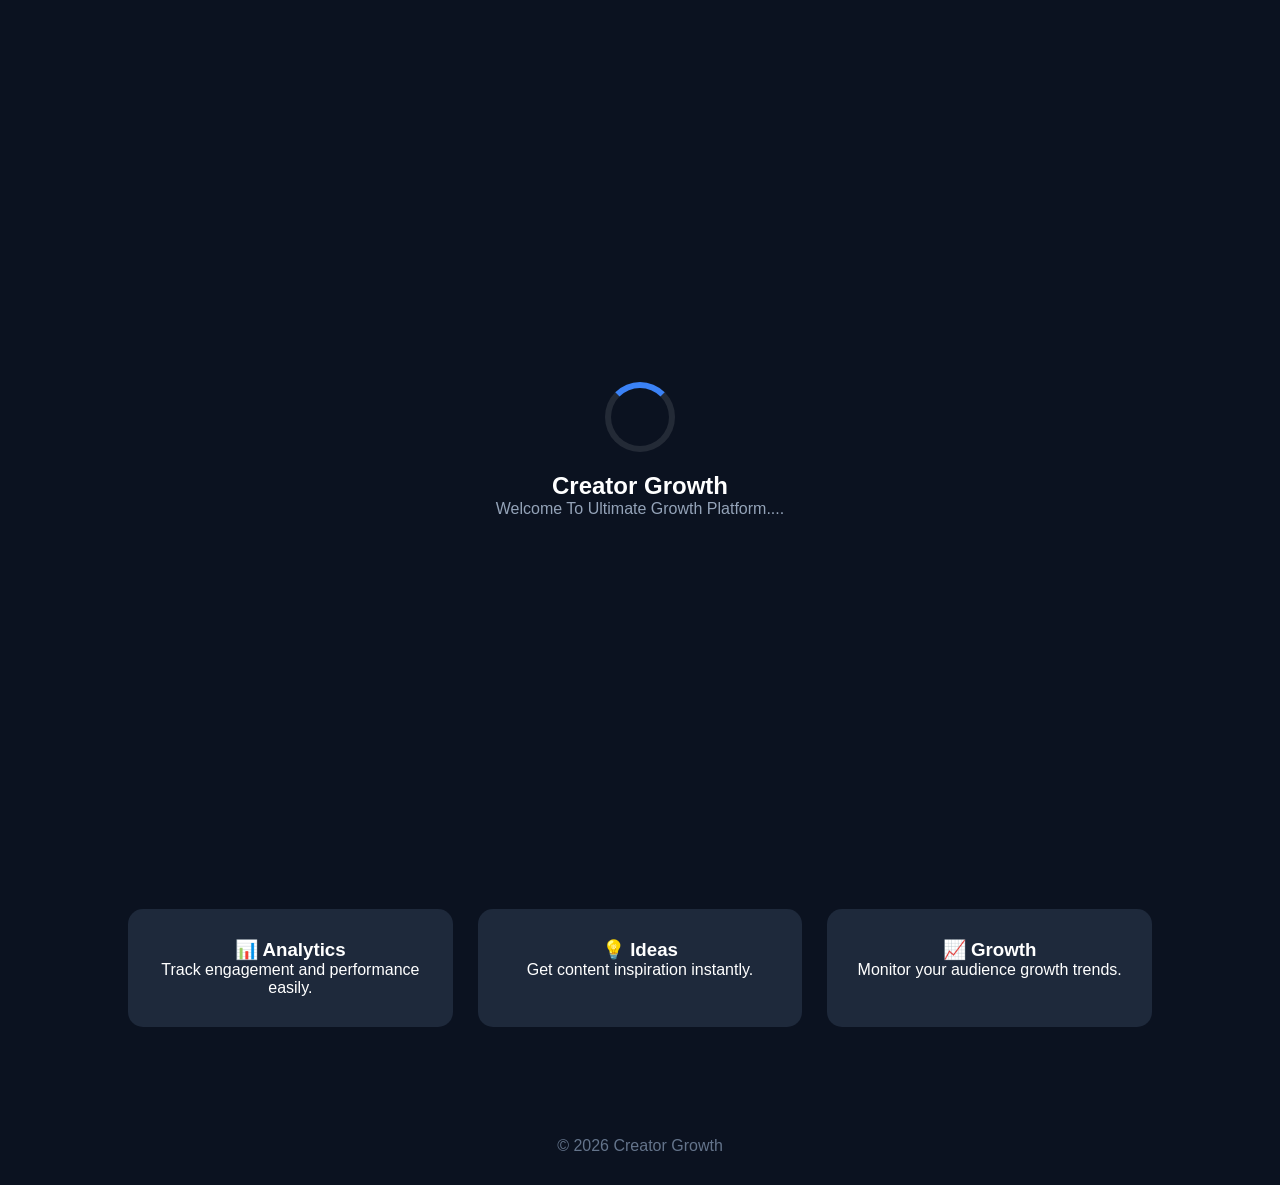
<file: index.html>
<!DOCTYPE html>
<html lang="en">
<head>
  <meta charset="UTF-8">
  <meta name="viewport" content="width=device-width, initial-scale=1.0">

  <link rel="shortcut icon" href="images.png">
  <title>Creator Growth</title>

  <link rel="stylesheet" href="style.css">

  <!-- Font Awesome Icons -->
  <link rel="stylesheet"
  href="https://cdnjs.cloudflare.com/ajax/libs/font-awesome/6.5.0/css/all.min.css">
</head>

<body>

<!-- LOADER -->
<div id="loader">
    <div class="spinner"></div>
    <h2>Creator Growth</h2>
    <p>Welcome To Ultimate Growth Platform....</p>
</div>

<!-- MAIN CONTENT -->
<div id="main-content">

<header class="navbar">

  <h2 class="logo">Creator <span>Growth</span></h2>

  <nav>
    <a href="index.html">Home</a>
    <a href="features.html">Features</a>
    <a href="Testimonials.html">Testimonials</a>
    <a href="FAQ.html">FAQ</a>
  </nav>

</header>


<section class="hero">

  <div class="hero-box">

    <h1>Grow Your Social Media Presence</h1>

    <p>
      Analytics, insights, and tools designed to help creators
      understand and grow their audience.
    </p>

    <!-- PLATFORM ICONS -->
    <div class="platforms">
      <div class="icon tiktok">
        <i class="fa-brands fa-tiktok"></i>
        <span>TikTok</span>
      </div>

      <div class="icon insta">
        <i class="fa-brands fa-instagram"></i>
        <span>Instagram</span>
      </div>
    </div>

    <!-- CTA -->
    <a href="started.html" class="cta-btn">Get Started</a>

  </div>

</section>


<section class="features">

  <div class="card">
    <h3>📊 Analytics</h3>
    <p>Track engagement and performance easily.</p>
  </div>

  <div class="card">
    <h3>💡 Ideas</h3>
    <p>Get content inspiration instantly.</p>
  </div>

  <div class="card">
    <h3>📈 Growth</h3>
    <p>Monitor your audience growth trends.</p>
  </div>

</section>


<footer>
  <p>© 2026 Creator Growth</p>
</footer>

</div>

<script>
window.addEventListener("load", () => {

  setTimeout(() => {
    document.getElementById("loader").style.display = "none";
    document.getElementById("main-content").style.display = "block";
  }, 1500);

});
</script>

</body>
</html>
</file>
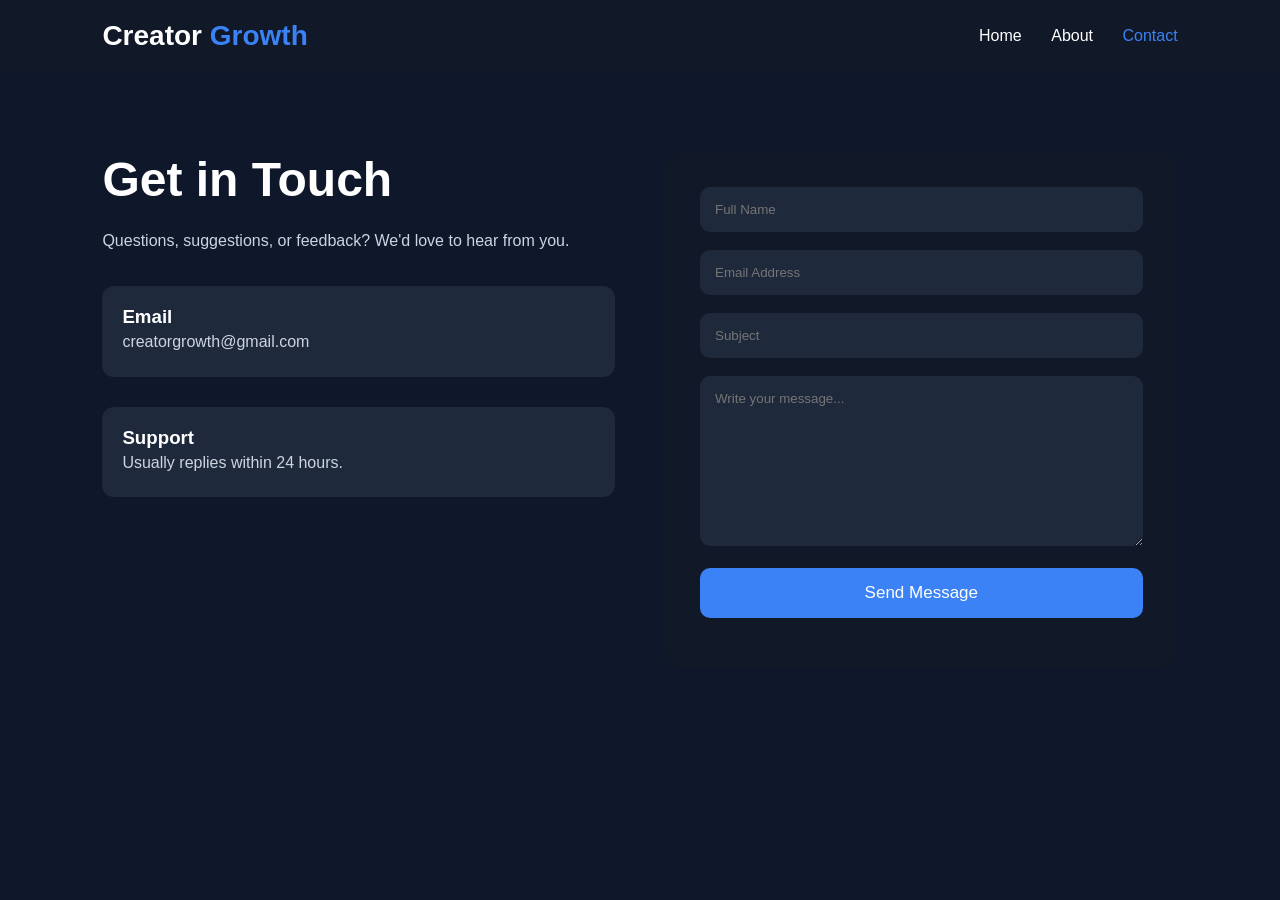
<file: Contact.html>
<!DOCTYPE html>
<html lang="en">
<head>
    <meta charset="UTF-8">
    <meta name="viewport" content="width=device-width, initial-scale=1.0">
    <title>Contact Us</title>

    <link rel="stylesheet" href="contact.css">
</head>
<body>

<header>

    <div class="logo">
        Creator <span>Growth</span>
    </div>

    <nav>
        <a href="index.html">Home</a>
        <a href="about.html">About</a>
        <a href="contact.html" class="active">Contact</a>
    </nav>

</header>

<section class="contact">

    <div class="contact-info">

        <h1>Get in Touch</h1>

        <p>
            Questions, suggestions, or feedback?
            We'd love to hear from you.
        </p>

        <div class="info-box">

            <h3>Email</h3>
            <p>creatorgrowth@gmail.com</p>

        </div>

        <div class="info-box">

            <h3>Support</h3>
            <p>Usually replies within 24 hours.</p>

        </div>

    </div>

    <div class="contact-form">

        <form id="contactForm">

            <input type="hidden"
            name="access_key"
            value="cfc2ec60-6e57-4837-a192-5745688c6ff8">

            <input type="hidden"
            name="subject"
            value="New Contact Form">

            <input
            type="checkbox"
            name="botcheck"
            style="display:none;">

            <input
            type="text"
            name="name"
            placeholder="Full Name"
            required>

            <input
            type="email"
            name="email"
            placeholder="Email Address"
            required>

            <input
            type="text"
            name="topic"
            placeholder="Subject"
            required>

            <textarea
            name="message"
            placeholder="Write your message..."
            required></textarea>

            <button type="submit" id="submitBtn">

                Send Message

            </button>

            <p id="result"></p>

        </form>

    </div>

</section>

<script src="contact.js"></script>

</body>
</html>
</file>
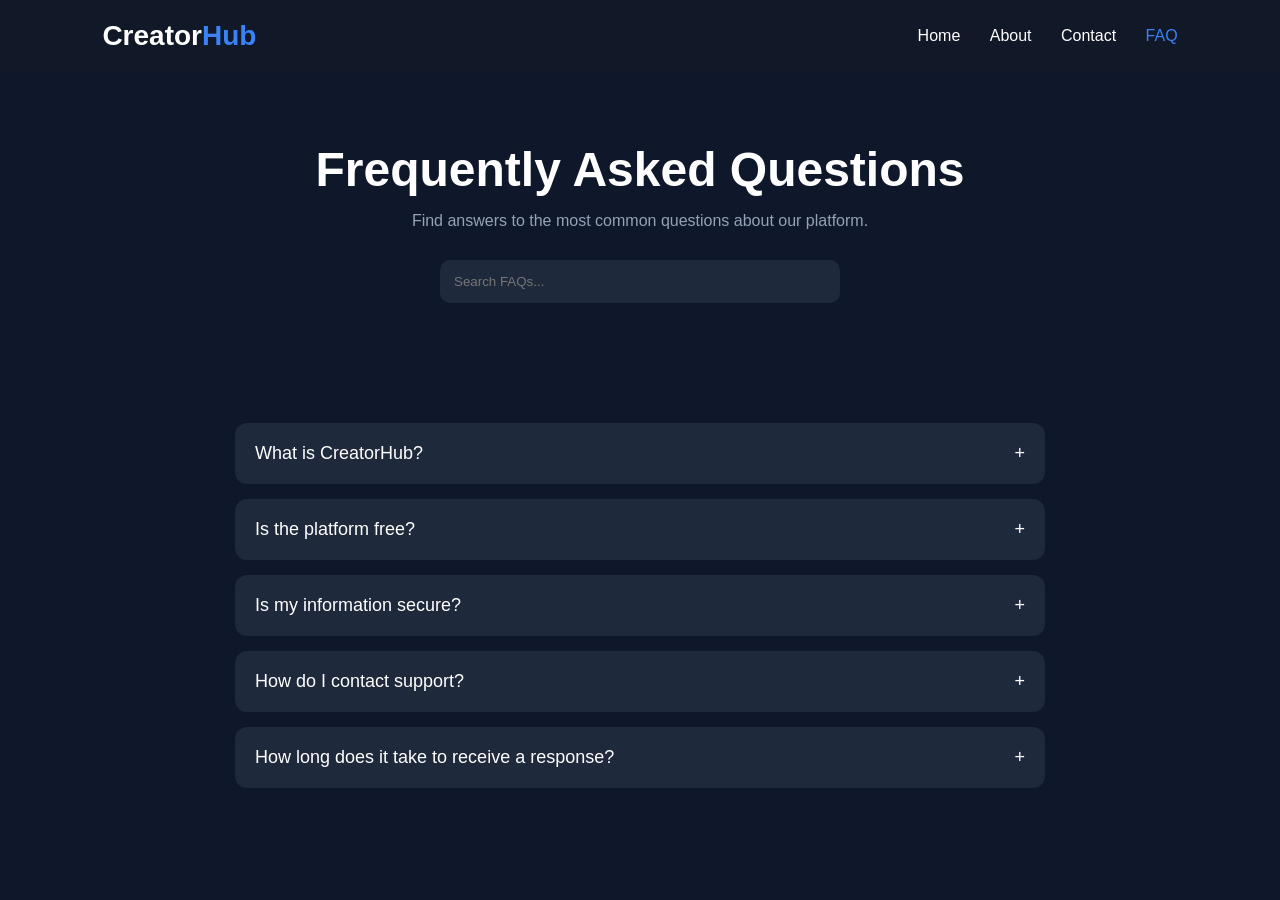
<file: FAQ.html>
<!DOCTYPE html>
<html lang="en">
<head>
    <meta charset="UTF-8">
    <meta name="viewport" content="width=device-width, initial-scale=1.0">
    <title>FAQ</title>

    <link rel="stylesheet" href="FAQ.css">
</head>
<body>

<header>

    <div class="logo">
        Creator<span>Hub</span>
    </div>

    <nav>
        <a href="index.html">Home</a>
        <a href="about.html">About</a>
        <a href="Contact.html">Contact</a>
        <a href="faq.html" class="active">FAQ</a>
    </nav>

</header>

<section class="hero">

    <h1>Frequently Asked Questions</h1>

    <p>
        Find answers to the most common questions about our platform.
    </p>

    <input type="text" id="search" placeholder="Search FAQs...">

</section>

<section class="faq-container">

    <div class="faq-item">

        <button class="faq-question">

            What is CreatorHub?

            <span>+</span>

        </button>

        <div class="faq-answer">

            <p>
                CreatorHub is a platform designed to help creators organize
                content, analyze performance, and grow their online presence.
            </p>

        </div>

    </div>

    <div class="faq-item">

        <button class="faq-question">

            Is the platform free?

            <span>+</span>

        </button>

        <div class="faq-answer">

            <p>
                Yes. Many features are available for free, with optional
                premium features added over time.
            </p>

        </div>

    </div>

    <div class="faq-item">

        <button class="faq-question">

            Is my information secure?

            <span>+</span>

        </button>

        <div class="faq-answer">

            <p>
                Yes. We prioritize user privacy and use secure technologies
                to protect your information.
            </p>

        </div>

    </div>

    <div class="faq-item">

        <button class="faq-question">

            How do I contact support?

            <span>+</span>

        </button>

        <div class="faq-answer">

            <p>
                Visit the Contact page and send us a message.
                We'll reply as soon as possible.
            </p>

        </div>

    </div>

    <div class="faq-item">

        <button class="faq-question">

            How long does it take to receive a response?

            <span>+</span>

        </button>

        <div class="faq-answer">

            <p>
                Most inquiries receive a response within 24 hours.
            </p>

        </div>

    </div>

</section>

<script src="faq.js"></script>

</body>
</html>
</file>
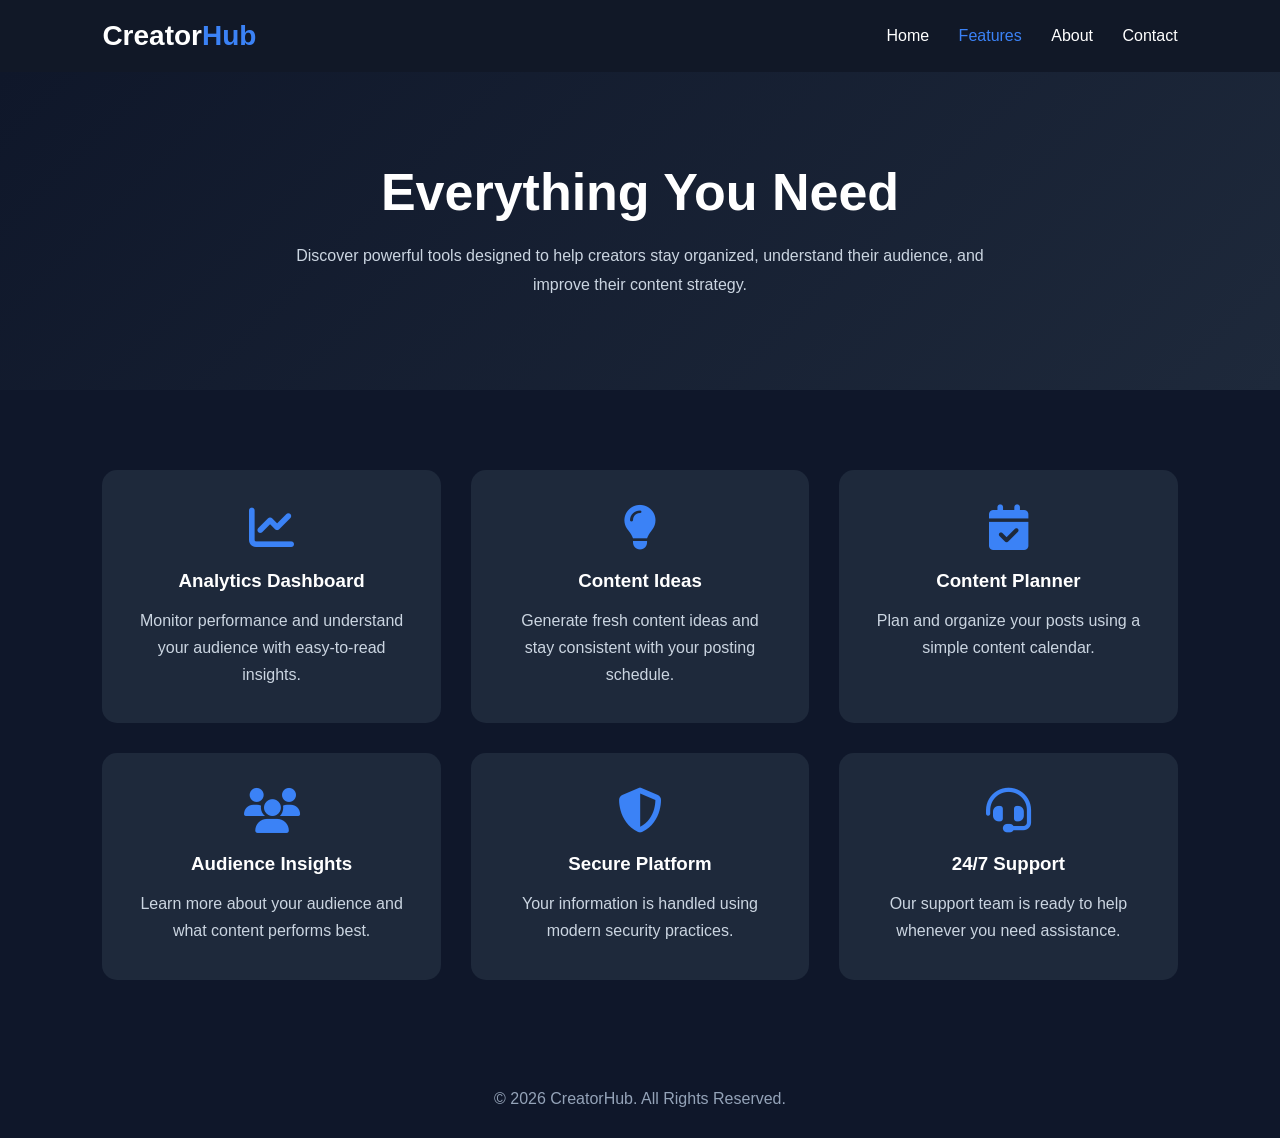
<file: features.html>
<!DOCTYPE html>
<html lang="en">
<head>
    <meta charset="UTF-8">
    <meta name="viewport" content="width=device-width, initial-scale=1.0">
    <title>Features</title>
    <link rel="stylesheet" href="features.css">

    <link rel="stylesheet"
    href="https://cdnjs.cloudflare.com/ajax/libs/font-awesome/6.6.0/css/all.min.css">
</head>
<body>

<header>

    <div class="logo">
        Creator<span>Hub</span>
    </div>

    <nav>
        <a href="index.html">Home</a>
        <a href="features.html" class="active">Features</a>
        <a href="about.html">About</a>
        <a href="contact.html">Contact</a>
    </nav>

</header>

<section class="hero">

    <h1>Everything You Need</h1>

    <p>
        Discover powerful tools designed to help creators stay organized,
        understand their audience, and improve their content strategy.
    </p>

</section>

<section class="features">

    <div class="card">
        <i class="fas fa-chart-line"></i>
        <h3>Analytics Dashboard</h3>
        <p>Monitor performance and understand your audience with easy-to-read insights.</p>
    </div>

    <div class="card">
        <i class="fas fa-lightbulb"></i>
        <h3>Content Ideas</h3>
        <p>Generate fresh content ideas and stay consistent with your posting schedule.</p>
    </div>

    <div class="card">
        <i class="fas fa-calendar-check"></i>
        <h3>Content Planner</h3>
        <p>Plan and organize your posts using a simple content calendar.</p>
    </div>

    <div class="card">
        <i class="fas fa-users"></i>
        <h3>Audience Insights</h3>
        <p>Learn more about your audience and what content performs best.</p>
    </div>

    <div class="card">
        <i class="fas fa-shield-halved"></i>
        <h3>Secure Platform</h3>
        <p>Your information is handled using modern security practices.</p>
    </div>

    <div class="card">
        <i class="fas fa-headset"></i>
        <h3>24/7 Support</h3>
        <p>Our support team is ready to help whenever you need assistance.</p>
    </div>

</section>

<footer>

<p>© 2026 CreatorHub. All Rights Reserved.</p>

</footer>

<script src="features.js"></script>

</body>
</html>
</file>
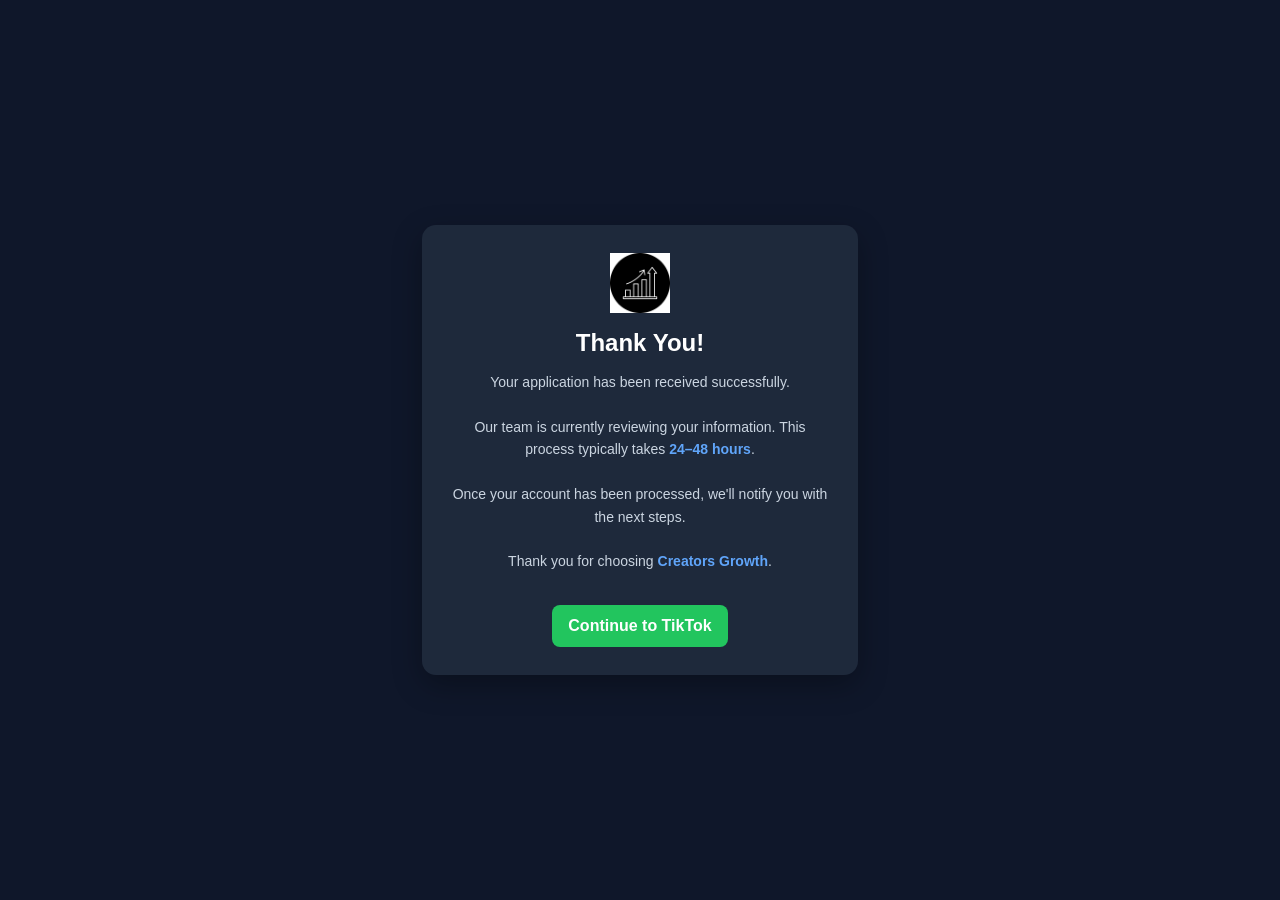
<file: thankyou.html>
<!DOCTYPE html>
<html lang="en">
<head>
  <meta charset="UTF-8" />
  <meta name="viewport" content="width=device-width, initial-scale=1.0"/>
  <link rel="shortcut icon" href="images.png" type="image/x-icon">
  <title>Thank You</title>

  <style>
    body {
      margin: 0;
      height: 100vh;
      display: flex;
      justify-content: center;
      align-items: center;
      background: #0f172a;
      font-family: Arial, sans-serif;
      color: #ffffff;
      overflow: hidden;
    }

    .card {
      width: 90%;
      max-width: 380px;
      background: #1e293b;
      padding: 28px;
      border-radius: 14px;
      text-align: center;
      box-shadow: 0 10px 30px rgba(0,0,0,0.3);
      position: relative;
      z-index: 2;
    }

    .logo {
      width: 60px;
      height: 60px;
      object-fit: contain;
      margin-bottom: 12px;
    }

    h1 {
      margin: 0 0 10px;
      font-size: 24px;
    }

    p {
      color: #cbd5e1;
      line-height: 1.6;
      font-size: 14px;
    }

    .highlight {
      color: #60a5fa;
      font-weight: bold;
    }

    .btn {
      margin-top: 18px;
      display: inline-block;
      padding: 12px 16px;
      border-radius: 8px;
      background: #22c55e;
      color: white;
      text-decoration: none;
      font-weight: bold;
      transition: 0.2s;
    }

    .btn:hover {
      background: #fe2c55;
    }

    /* Confetti */
    .confetti {
      position: fixed;
      top: -10px;
      width: 8px;
      height: 14px;
      opacity: 0.8;
      animation: fall linear forwards;
    }

    @keyframes fall {
      to {
        transform: translateY(110vh) rotate(720deg);
      }
    }

    /* MEDIA QUERY (MOBILE) */
    @media (max-width: 480px) {
      .card {
        padding: 20px;
        border-radius: 10px;
      }

      h1 {
        font-size: 20px;
      }

      p {
        font-size: 13px;
      }

      .btn {
        width: 100%;
        text-align: center;
      }

      .logo {
        width: 50px;
        height: 50px;
      }
    }
  </style>
</head>

<body>

  <div class="card">
    <img class="logo" src="images.png" alt="Logo">

    <h1>Thank You!</h1>

    <p>
      Your application has been received successfully.<br><br>

      Our team is currently reviewing your information.
      This process typically takes <span class="highlight">24–48 hours</span>.<br><br>

      Once your account has been processed, we'll notify you with the next steps.<br><br>

      Thank you for choosing <span class="highlight">Creators Growth</span>.
    </p>

    <a class="btn" href="https://www.tiktok.com" target="_blank">
      Continue to TikTok
    </a>
  </div>

  <script>
    const colors = ["#60a5fa", "#f472b6", "#34d399", "#facc15", "#ffffff"];

    function createConfetti() {
      const confetti = document.createElement("div");
      confetti.classList.add("confetti");

      confetti.style.left = Math.random() * window.innerWidth + "px";
      confetti.style.background = colors[Math.floor(Math.random() * colors.length)];
      confetti.style.animationDuration = (Math.random() * 3 + 2) + "s";

      document.body.appendChild(confetti);

      setTimeout(() => confetti.remove(), 5000);
    }

    setInterval(createConfetti, 120);
  </script>

</body>
</html>
</file>
<file: style.css>
*{
    margin:0;
    padding:0;
    box-sizing:border-box;
    font-family: "Poppins", Arial, sans-serif;
}

body{
    background:#0b1220;
    color:#fff;
}

/* LOADER */
#loader{
    position:fixed;
    width:100%;
    height:100vh;
    background:#0b1220;
    display:flex;
    flex-direction:column;
    justify-content:center;
    align-items:center;
    z-index:9999;
}

.spinner{
    width:70px;
    height:70px;
    border:6px solid rgba(255,255,255,0.1);
    border-top:6px solid #3b82f6;
    border-radius:50%;
    animation:spin 1s linear infinite;
}

@keyframes spin{
    100%{transform:rotate(360deg);}
}

#loader h2{
    margin-top:20px;
}

#loader p{
    color:#94a3b8;
}

/* NAVBAR */
.navbar{
    display:flex;
    justify-content:space-between;
    align-items:center;
    padding:18px 8%;
    background:rgba(15,23,42,0.7);
    backdrop-filter: blur(10px);
    position:sticky;
    top:0;
}

.logo span{
    color:#3b82f6;
}

nav a{
    color:#cbd5e1;
    text-decoration:none;
    margin-left:18px;
    transition:0.3s;
}

nav a:hover{
    color:#fff;
}

/* HERO */
.hero{
    min-height:85vh;
    display:flex;
    justify-content:center;
    align-items:center;
    text-align:center;
    padding:60px 20px;
    background:radial-gradient(circle at top,#1e293b,#0b1220);
}

.hero-box h1{
    font-size:3rem;
    margin-bottom:15px;
}

.hero-box p{
    color:#94a3b8;
    max-width:600px;
    margin:auto;
    line-height:1.6;
}

/* PLATFORM ICONS */
.platforms{
    display:flex;
    justify-content:center;
    gap:20px;
    margin:25px 0;
}

.icon{
    display:flex;
    align-items:center;
    gap:10px;
    padding:10px 18px;
    border-radius:12px;
    background:#1e293b;
    transition:0.3s;
    cursor:pointer;
}

.icon i{
    font-size:20px;
}

.icon:hover{
    transform:translateY(-5px);
}

.tiktok i{
    color:#00f2ea;
}

.insta i{
    color:#e1306c;
}

/* CTA */
.cta-btn{
    display:inline-block;
    margin-top:10px;
    padding:14px 28px;
    background:#3b82f6;
    color:#fff;
    border-radius:10px;
    text-decoration:none;
    transition:0.3s;
}

.cta-btn:hover{
    background:#2563eb;
    box-shadow:0 10px 20px rgba(59,130,246,0.3);
}

/* FEATURES */
.features{
    display:grid;
    grid-template-columns:repeat(auto-fit,minmax(240px,1fr));
    gap:25px;
    padding:80px 10%;
}

.card{
    background:#1e293b;
    padding:30px;
    border-radius:15px;
    text-align:center;
    transition:0.3s;
}

.card:hover{
    transform:translateY(-10px);
}

/* FOOTER */
footer{
    text-align:center;
    padding:30px;
    color:#64748b;
}

/* MOBILE */
@media(max-width:768px){

.hero-box h1{
    font-size:2.2rem;
}

nav{
    display:flex;
    flex-wrap:wrap;
    justify-content:center;
    gap:10px;
}

}
</file>
<file: contact.css>
*{
margin:0;
padding:0;
box-sizing:border-box;
font-family:Arial,sans-serif;
}

body{

background:#0f172a;
color:#fff;

}

header{

display:flex;
justify-content:space-between;
align-items:center;

padding:20px 8%;

background:#111827;

}

.logo{

font-size:28px;
font-weight:bold;

}

.logo span{

color:#3b82f6;

}

nav a{

color:white;
text-decoration:none;
margin-left:25px;

}

.active{

color:#3b82f6;

}

.contact{

display:grid;
grid-template-columns:1fr 1fr;

gap:50px;

padding:80px 8%;

}

.contact-info h1{

font-size:48px;
margin-bottom:20px;

}

.contact-info p{

color:#cbd5e1;
line-height:1.8;

}

.info-box{

margin-top:30px;

background:#1e293b;

padding:20px;

border-radius:12px;

}

.contact-form{

background:#111827;

padding:35px;

border-radius:18px;

}

.contact-form input,
.contact-form textarea{

width:100%;

padding:15px;

margin-bottom:18px;

border:none;

border-radius:10px;

background:#1e293b;

color:white;

outline:none;

}

textarea{

resize:vertical;
min-height:170px;

}

button{

width:100%;

padding:15px;

border:none;

border-radius:10px;

background:#3b82f6;

color:white;

font-size:17px;

cursor:pointer;

transition:.3s;

}

button:hover{

background:#2563eb;

}

#result{

margin-top:15px;

font-weight:bold;

}

@media(max-width:850px){

.contact{

grid-template-columns:1fr;

}

header{

flex-direction:column;

gap:15px;

}

}
</file>
<file: FAQ.css>
*{
margin:0;
padding:0;
box-sizing:border-box;
font-family:Arial,sans-serif;
}

body{
background:#0f172a;
color:white;
}

header{
display:flex;
justify-content:space-between;
align-items:center;
padding:20px 8%;
background:#111827;
}

.logo{
font-size:28px;
font-weight:bold;
}

.logo span{
color:#3b82f6;
}

nav a{
color:white;
text-decoration:none;
margin-left:25px;
}

.active{
color:#3b82f6;
}

.hero{
text-align:center;
padding:70px 20px;
}

.hero h1{
font-size:48px;
margin-bottom:15px;
}

.hero p{
color:#94a3b8;
margin-bottom:30px;
}

.hero input{
width:400px;
max-width:90%;
padding:14px;
border:none;
border-radius:10px;
background:#1e293b;
color:white;
outline:none;
}

.faq-container{
max-width:850px;
margin:50px auto;
padding:0 20px;
}

.faq-item{
background:#1e293b;
margin-bottom:15px;
border-radius:12px;
overflow:hidden;
}

.faq-question{
width:100%;
background:none;
border:none;
color:white;
padding:20px;
font-size:18px;
cursor:pointer;
display:flex;
justify-content:space-between;
align-items:center;
}

.faq-answer{
max-height:0;
overflow:hidden;
transition:max-height .4s ease;
}

.faq-answer p{
padding:0 20px 20px;
color:#cbd5e1;
line-height:1.7;
}

@media(max-width:768px){

header{
flex-direction:column;
gap:15px;
}

.hero h1{
font-size:36px;
}

}
</file>
<file: features.css>
*{
margin:0;
padding:0;
box-sizing:border-box;
font-family:Arial,sans-serif;
}

body{
background:#0f172a;
color:#fff;
}

header{
display:flex;
justify-content:space-between;
align-items:center;
padding:20px 8%;
background:#111827;
position:sticky;
top:0;
z-index:100;
}

.logo{
font-size:28px;
font-weight:bold;
}

.logo span{
color:#3b82f6;
}

nav a{
text-decoration:none;
color:#fff;
margin-left:25px;
transition:.3s;
}

nav a:hover,
.active{
color:#3b82f6;
}

.hero{
text-align:center;
padding:90px 20px;
background:linear-gradient(135deg,#0f172a,#1e293b);
}

.hero h1{
font-size:52px;
margin-bottom:20px;
}

.hero p{
max-width:700px;
margin:auto;
color:#cbd5e1;
line-height:1.8;
}

.features{
padding:80px 8%;
display:grid;
grid-template-columns:repeat(auto-fit,minmax(280px,1fr));
gap:30px;
}

.card{
background:#1e293b;
padding:35px;
border-radius:15px;
text-align:center;
transition:.4s;
opacity:0;
transform:translateY(40px);
}

.card.show{
opacity:1;
transform:translateY(0);
}

.card:hover{
transform:translateY(-10px);
box-shadow:0 12px 30px rgba(59,130,246,.25);
}

.card i{
font-size:45px;
color:#3b82f6;
margin-bottom:20px;
}

.card h3{
margin-bottom:15px;
}

.card p{
color:#cbd5e1;
line-height:1.7;
}

footer{
text-align:center;
padding:30px;
color:#94a3b8;
}

@media(max-width:768px){

header{
flex-direction:column;
gap:15px;
}

.hero h1{
font-size:38px;
}

}
</file>
